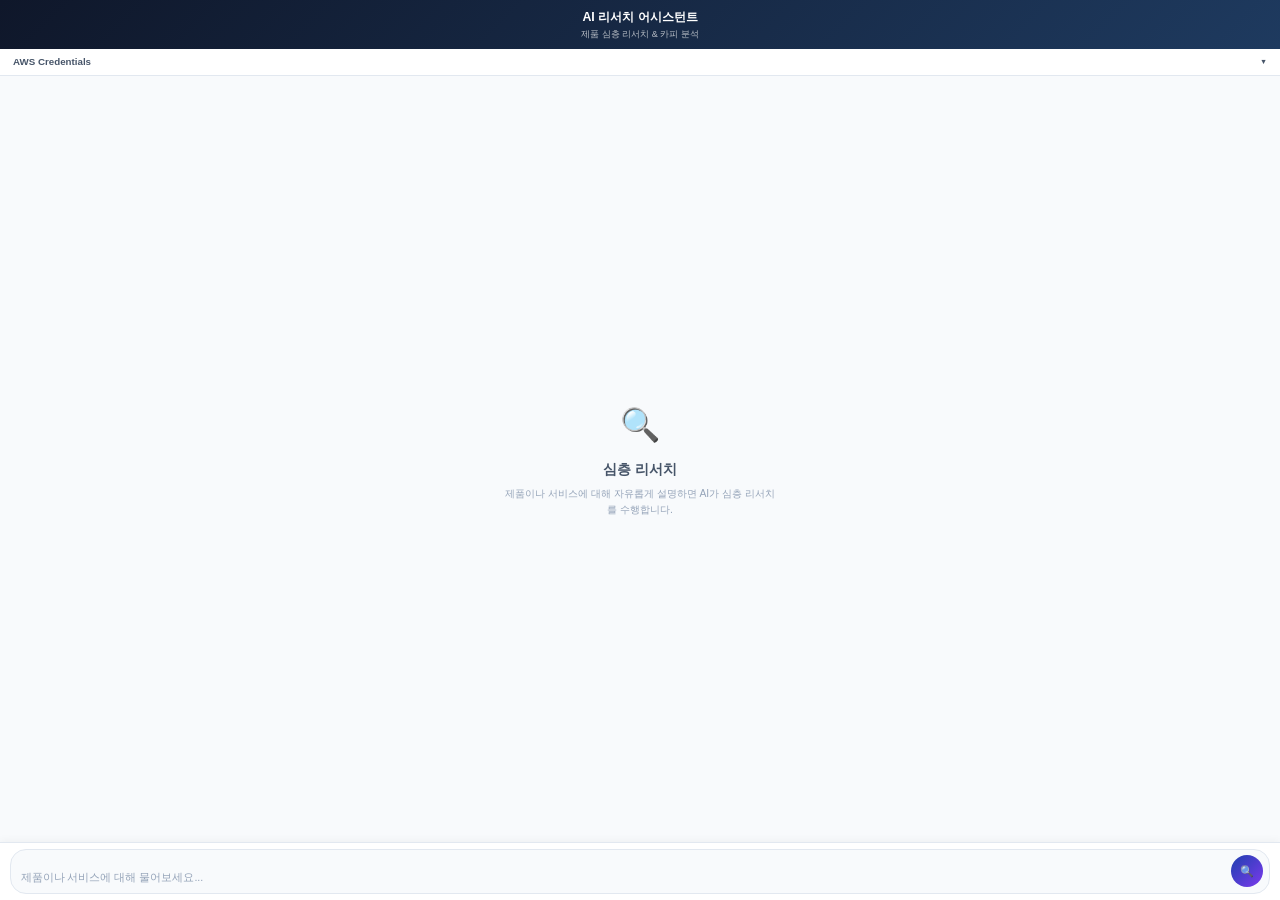
<file: chrome-extension/sidepanel.html>
<!DOCTYPE html>
<html lang="ko">
<head>
  <meta charset="UTF-8">
  <meta name="viewport" content="width=device-width, initial-scale=1.0">
  <title>AI Research Assistant</title>
  <link rel="stylesheet" href="css/styles.css">
</head>
<body>
  <!-- Header -->
  <div class="header">
    <h1>AI 리서치 어시스턴트</h1>
    <p>제품 심층 리서치 &amp; 카피 분석</p>
  </div>

  <!-- AWS Credentials (collapsible) -->
  <div class="cred-section">
    <div class="cred-toggle" id="credToggle">
      AWS Credentials <span class="cred-status" id="credStatus"></span>
    </div>
    <div class="cred-body" id="credBody">
      <div class="row" style="margin-bottom:0.4rem;">
        <div class="field">
          <label>Access Key ID</label>
          <input type="text" id="aws_access_key" placeholder="AKIA..." autocomplete="off">
        </div>
        <div class="field">
          <label>Secret Access Key</label>
          <input type="password" id="aws_secret_key" placeholder="secret key" autocomplete="off">
        </div>
      </div>
      <div class="field" style="margin-bottom:0.4rem;">
        <label>Region</label>
        <select id="aws_region">
          <option value="us-east-1" selected>us-east-1 (N. Virginia)</option>
          <option value="us-west-2">us-west-2 (Oregon)</option>
          <option value="eu-west-1">eu-west-1 (Ireland)</option>
          <option value="ap-northeast-1">ap-northeast-1 (Tokyo)</option>
        </select>
      </div>
      <div class="cred-actions">
        <button class="btn-save" id="credSaveBtn">저장</button>
        <button id="credClearBtn">초기화</button>
      </div>
    </div>
  </div>

  <!-- Chat Messages Area -->
  <div class="chat-container" id="chatContainer">
    <div class="chat-welcome">
      <div class="welcome-icon">&#128269;</div>
      <h2>심층 리서치</h2>
      <p>제품이나 서비스에 대해 자유롭게 설명하면 AI가 심층 리서치를 수행합니다.</p>
    </div>
  </div>

  <!-- Bottom Fixed Search Bar -->
  <div class="input-area">
    <form id="researchForm">
      <div class="search-bar">
        <textarea id="queryInput" rows="1" placeholder="제품이나 서비스에 대해 물어보세요..." required></textarea>
        <button type="submit" class="search-btn" id="submitBtn" title="리서치 시작">
          <span class="search-icon">&#128269;</span>
        </button>
      </div>
    </form>
  </div>

  <!-- Scripts -->
  <script src="js/storage.js"></script>
  <script src="js/api.js"></script>
  <script src="js/chat.js"></script>
  <script src="js/app.js"></script>
</body>
</html>
</file>
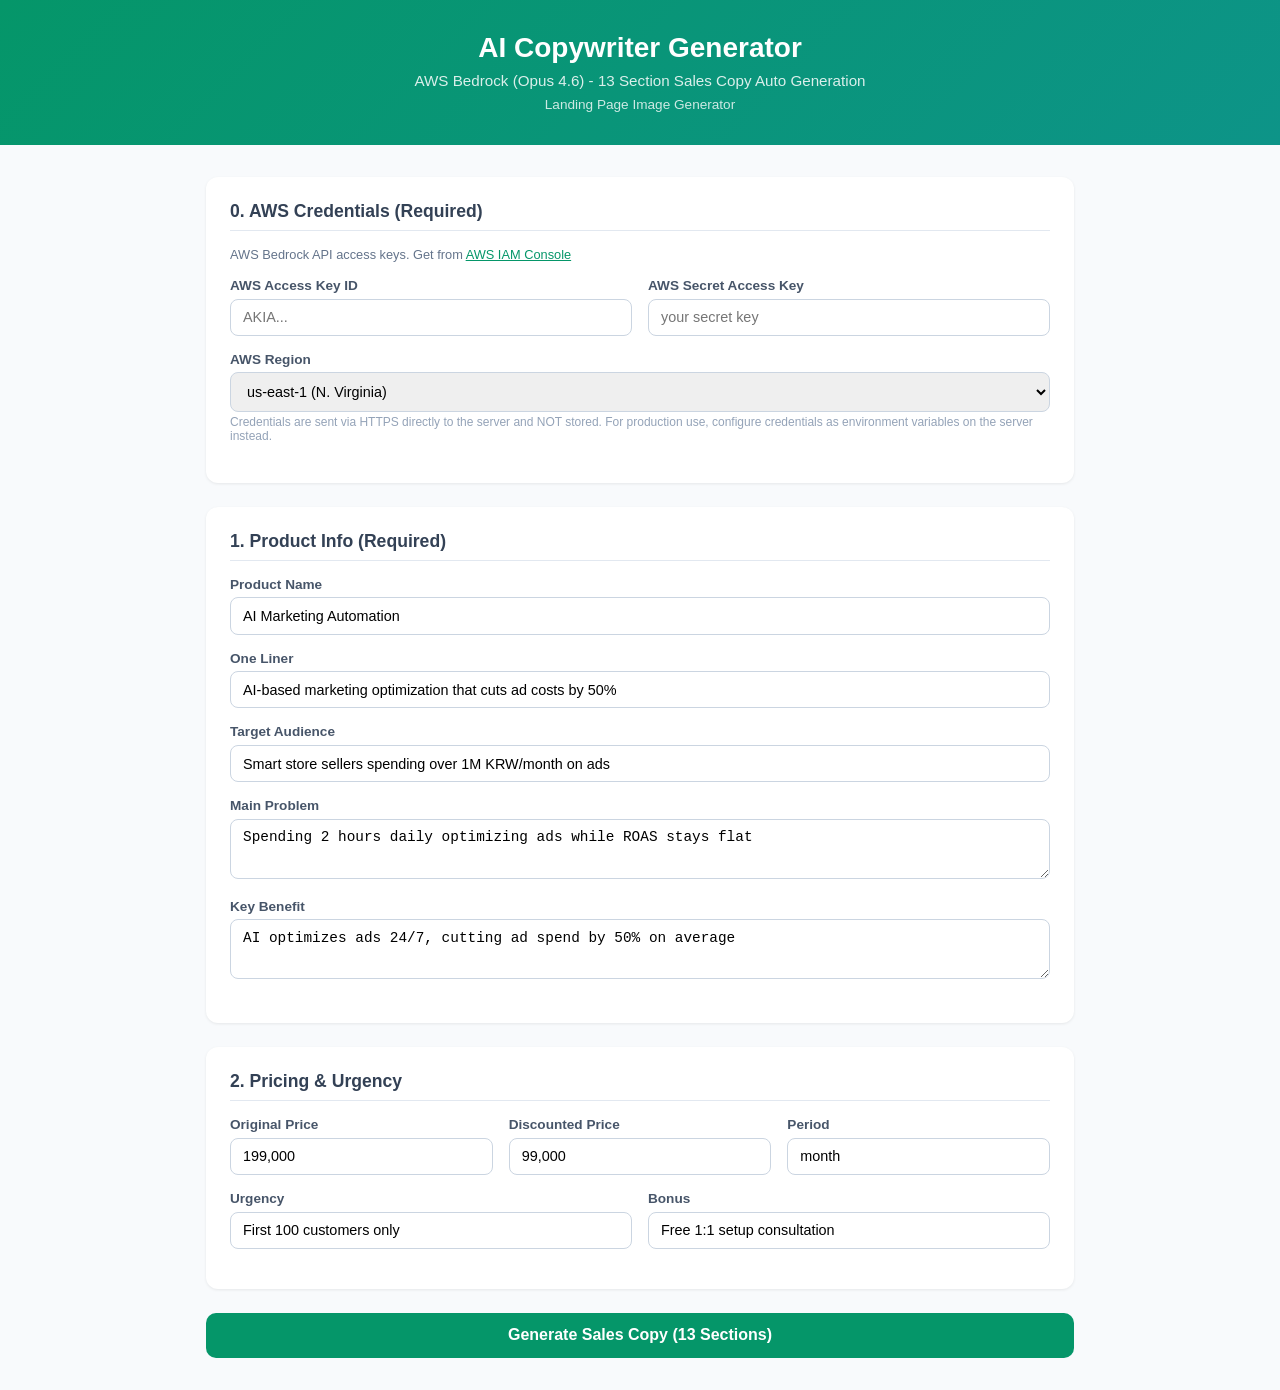
<file: frontend/copy.html>
<!DOCTYPE html>
<html lang="ko">
<head>
  <meta charset="UTF-8">
  <meta name="viewport" content="width=device-width, initial-scale=1.0">
  <title>AI Copywriter Generator</title>
  <style>
    * { margin: 0; padding: 0; box-sizing: border-box; }
    body { font-family: -apple-system, 'Pretendard', sans-serif; background: #f8fafc; color: #1e293b; min-height: 100vh; }

    .header { background: linear-gradient(135deg, #059669, #0d9488); color: #fff; padding: 2rem; text-align: center; }
    .header h1 { font-size: 1.75rem; margin-bottom: 0.5rem; }
    .header p { opacity: 0.85; font-size: 0.95rem; }

    .container { max-width: 900px; margin: 2rem auto; padding: 0 1rem; }

    .card { background: #fff; border-radius: 12px; box-shadow: 0 1px 3px rgba(0,0,0,0.08); padding: 1.5rem; margin-bottom: 1.5rem; }
    .card h2 { font-size: 1.1rem; margin-bottom: 1rem; color: #334155; border-bottom: 1px solid #e2e8f0; padding-bottom: 0.5rem; }

    .field { margin-bottom: 1rem; }
    .field label { display: block; font-size: 0.85rem; font-weight: 600; color: #475569; margin-bottom: 0.35rem; }
    .field input, .field textarea, .field select {
      width: 100%; padding: 0.6rem 0.75rem; border: 1px solid #cbd5e1; border-radius: 8px;
      font-size: 0.9rem; transition: border-color 0.2s;
    }
    .field input:focus, .field textarea:focus, .field select:focus { outline: none; border-color: #059669; box-shadow: 0 0 0 3px rgba(5,150,105,0.1); }
    .field textarea { resize: vertical; min-height: 60px; }
    .field .hint { font-size: 0.75rem; color: #94a3b8; margin-top: 0.2rem; }

    .row { display: grid; grid-template-columns: 1fr 1fr; gap: 1rem; }
    .row-3 { display: grid; grid-template-columns: 1fr 1fr 1fr; gap: 1rem; }

    .btn {
      display: inline-flex; align-items: center; justify-content: center; gap: 0.5rem;
      width: 100%; padding: 0.85rem; border: none; border-radius: 10px; cursor: pointer;
      font-size: 1rem; font-weight: 600; transition: all 0.2s;
    }
    .btn-primary { background: #059669; color: #fff; }
    .btn-primary:hover { background: #047857; }
    .btn-primary:disabled { background: #94a3b8; cursor: not-allowed; }

    .progress { display: none; margin: 1.5rem 0; }
    .progress.show { display: block; }
    .progress-bar { height: 6px; background: #e2e8f0; border-radius: 3px; overflow: hidden; }
    .progress-fill { height: 100%; background: linear-gradient(90deg, #059669, #0d9488); border-radius: 3px; transition: width 0.5s; width: 0%; }
    .progress-text { text-align: center; margin-top: 0.5rem; font-size: 0.85rem; color: #64748b; }

    .error { background: #fef2f2; border: 1px solid #fecaca; color: #991b1b; padding: 1rem; border-radius: 8px; display: none; margin-bottom: 1rem; }
    .error.show { display: block; }

    .result { display: none; }
    .result.show { display: block; }

    .nav-link { display: inline-block; margin-top: 0.5rem; color: #059669; font-size: 0.85rem; text-decoration: none; }
    .nav-link:hover { text-decoration: underline; }

    /* Copy Output Styles */
    .section-output { margin-bottom: 1.5rem; border: 1px solid #e2e8f0; border-radius: 10px; overflow: hidden; }
    .section-header {
      background: #f1f5f9; padding: 0.75rem 1rem; cursor: pointer; display: flex;
      align-items: center; justify-content: space-between; user-select: none;
    }
    .section-header:hover { background: #e2e8f0; }
    .section-header h3 { font-size: 0.95rem; color: #334155; }
    .section-header .badge { font-size: 0.7rem; background: #059669; color: #fff; padding: 0.2rem 0.5rem; border-radius: 10px; }
    .section-body { padding: 1rem; display: none; }
    .section-body.open { display: block; }

    .copy-field { margin-bottom: 0.75rem; }
    .copy-field .label { font-size: 0.75rem; font-weight: 600; color: #059669; text-transform: uppercase; margin-bottom: 0.25rem; }
    .copy-field .value { font-size: 0.9rem; color: #1e293b; line-height: 1.6; white-space: pre-wrap; }
    .copy-field .value-list { list-style: none; padding: 0; }
    .copy-field .value-list li { padding: 0.3rem 0; border-bottom: 1px solid #f1f5f9; font-size: 0.9rem; }
    .copy-field .value-list li:last-child { border-bottom: none; }

    .headline-option {
      background: #f8fafc; padding: 0.5rem 0.75rem; border-radius: 6px; margin-bottom: 0.4rem;
      border-left: 3px solid #059669; font-size: 0.9rem; font-weight: 500;
    }

    .testimonial-card {
      background: #f8fafc; padding: 0.75rem; border-radius: 8px; margin-bottom: 0.5rem;
    }
    .testimonial-card .quote { font-style: italic; color: #475569; margin-bottom: 0.3rem; }
    .testimonial-card .meta { font-size: 0.8rem; color: #94a3b8; }

    .step-card {
      display: flex; gap: 0.75rem; align-items: flex-start; padding: 0.5rem 0;
      border-bottom: 1px solid #f1f5f9;
    }
    .step-num {
      width: 28px; height: 28px; border-radius: 50%; background: #059669; color: #fff;
      display: flex; align-items: center; justify-content: center; font-size: 0.8rem;
      font-weight: 700; flex-shrink: 0;
    }

    .comparison-grid { display: grid; grid-template-columns: 1fr 1fr; gap: 1rem; }
    .comparison-col h4 { font-size: 0.85rem; margin-bottom: 0.5rem; }
    .comparison-col.without h4 { color: #dc2626; }
    .comparison-col.with h4 { color: #059669; }
    .comparison-col li { font-size: 0.85rem; margin-bottom: 0.3rem; }

    .copy-all-btn {
      background: #f1f5f9; color: #334155; border: 1px solid #e2e8f0; padding: 0.5rem 1rem;
      border-radius: 8px; cursor: pointer; font-size: 0.85rem; font-weight: 600;
    }
    .copy-all-btn:hover { background: #e2e8f0; }

    .tab-bar { display: flex; gap: 0.5rem; margin-bottom: 1rem; }
    .tab {
      padding: 0.5rem 1rem; border-radius: 8px; border: 1px solid #e2e8f0;
      cursor: pointer; font-size: 0.85rem; font-weight: 600; background: #fff;
    }
    .tab.active { background: #059669; color: #fff; border-color: #059669; }

    @media (max-width: 640px) { .row, .row-3, .comparison-grid { grid-template-columns: 1fr; } }
  </style>
</head>
<body>
  <div class="header">
    <h1>AI Copywriter Generator</h1>
    <p>AWS Bedrock (Opus 4.6) - 13 Section Sales Copy Auto Generation</p>
    <a href="index.html" class="nav-link" style="color:#fff;opacity:0.8;">Landing Page Image Generator</a>
  </div>

  <div class="container">
    <form id="form">
      <!-- AWS Credentials -->
      <div class="card">
        <h2>0. AWS Credentials (Required)</h2>
        <p style="font-size:0.8rem;color:#64748b;margin-bottom:1rem;">AWS Bedrock API access keys. Get from <a href="https://console.aws.amazon.com/iam/" target="_blank" style="color:#059669;">AWS IAM Console</a></p>
        <div class="row">
          <div class="field">
            <label>AWS Access Key ID</label>
            <input type="password" id="aws_access_key" placeholder="AKIA..." required autocomplete="off">
          </div>
          <div class="field">
            <label>AWS Secret Access Key</label>
            <input type="password" id="aws_secret_key" placeholder="your secret key" required autocomplete="off">
          </div>
        </div>
        <div class="field">
          <label>AWS Region</label>
          <select id="aws_region">
            <option value="us-east-1" selected>us-east-1 (N. Virginia)</option>
            <option value="us-west-2">us-west-2 (Oregon)</option>
            <option value="eu-west-1">eu-west-1 (Ireland)</option>
            <option value="ap-northeast-1">ap-northeast-1 (Tokyo)</option>
          </select>
          <div class="hint">Credentials are sent via HTTPS directly to the server and NOT stored. For production use, configure credentials as environment variables on the server instead.</div>
        </div>
      </div>

      <!-- Product Info -->
      <div class="card">
        <h2>1. Product Info (Required)</h2>
        <div class="field">
          <label>Product Name</label>
          <input type="text" id="product_name" value="AI Marketing Automation" required>
        </div>
        <div class="field">
          <label>One Liner</label>
          <input type="text" id="one_liner" value="AI-based marketing optimization that cuts ad costs by 50%" required>
        </div>
        <div class="field">
          <label>Target Audience</label>
          <input type="text" id="target_audience" value="Smart store sellers spending over 1M KRW/month on ads" required>
        </div>
        <div class="field">
          <label>Main Problem</label>
          <textarea id="main_problem" required>Spending 2 hours daily optimizing ads while ROAS stays flat</textarea>
        </div>
        <div class="field">
          <label>Key Benefit</label>
          <textarea id="key_benefit" required>AI optimizes ads 24/7, cutting ad spend by 50% on average</textarea>
        </div>
      </div>

      <!-- Pricing & Urgency -->
      <div class="card">
        <h2>2. Pricing & Urgency</h2>
        <div class="row-3">
          <div class="field">
            <label>Original Price</label>
            <input type="text" id="price_original" value="199,000">
          </div>
          <div class="field">
            <label>Discounted Price</label>
            <input type="text" id="price_discounted" value="99,000">
          </div>
          <div class="field">
            <label>Period</label>
            <input type="text" id="price_period" value="month">
          </div>
        </div>
        <div class="row">
          <div class="field">
            <label>Urgency</label>
            <input type="text" id="urgency_value" value="First 100 customers only">
          </div>
          <div class="field">
            <label>Bonus</label>
            <input type="text" id="urgency_bonus" value="Free 1:1 setup consultation">
          </div>
        </div>
      </div>

      <button type="submit" class="btn btn-primary" id="submitBtn">
        Generate Sales Copy (13 Sections)
      </button>
    </form>

    <!-- Progress -->
    <div class="progress" id="progress">
      <div class="card">
        <div class="progress-bar"><div class="progress-fill" id="progressFill"></div></div>
        <p class="progress-text" id="progressText">Analyzing...</p>
      </div>
    </div>

    <!-- Error -->
    <div class="error" id="error"></div>

    <!-- Result -->
    <div class="result" id="result">
      <div class="card">
        <div style="display:flex;justify-content:space-between;align-items:center;margin-bottom:1rem;">
          <h2 style="border:none;margin:0;padding:0;">Generated Copy</h2>
          <div style="display:flex;gap:0.5rem;">
            <button class="copy-all-btn" id="copyJsonBtn">Copy JSON</button>
            <button class="copy-all-btn" id="copyTextBtn">Copy Text</button>
            <button class="copy-all-btn" id="resetBtn">Generate New</button>
          </div>
        </div>

        <!-- Tab bar -->
        <div class="tab-bar">
          <div class="tab active" data-tab="copy">Copy (13 Sections)</div>
          <div class="tab" data-tab="research">Research Analysis</div>
        </div>

        <!-- Copy tab -->
        <div id="copyTab"></div>

        <!-- Research tab -->
        <div id="researchTab" style="display:none;"></div>
      </div>
    </div>
  </div>

  <script>
    const API_BASE = 'https://sgtlim0--landing-page-generator-generate-copy.modal.run';

    function escapeHtml(str) {
      if (str === undefined || str === null) return '';
      return String(str)
        .replace(/&/g, '&amp;')
        .replace(/</g, '&lt;')
        .replace(/>/g, '&gt;')
        .replace(/"/g, '&quot;')
        .replace(/'/g, '&#039;');
    }

    const SECTION_NAMES = {
      section_01_hero: { num: '01', name: 'Hero', desc: 'Urgency Header' },
      section_02_pain: { num: '02', name: 'Pain', desc: 'Empathy' },
      section_03_problem: { num: '03', name: 'Problem', desc: 'Root Cause' },
      section_04_story: { num: '04', name: 'Story', desc: 'Before/After' },
      section_05_solution: { num: '05', name: 'Solution', desc: 'Product Intro' },
      section_06_how_it_works: { num: '06', name: 'How It Works', desc: 'Process' },
      section_07_social_proof: { num: '07', name: 'Social Proof', desc: 'Testimonials' },
      section_08_authority: { num: '08', name: 'Authority', desc: 'Credibility' },
      section_09_benefits: { num: '09', name: 'Benefits', desc: 'Value Stack' },
      section_10_risk_removal: { num: '10', name: 'Risk Removal', desc: 'Guarantees' },
      section_11_comparison: { num: '11', name: 'Comparison', desc: 'With vs Without' },
      section_12_target_filter: { num: '12', name: 'Target Filter', desc: 'Ideal Customer' },
      section_13_final_cta: { num: '13', name: 'Final CTA', desc: 'Call to Action' },
    };

    // Tab switching
    document.querySelectorAll('.tab').forEach(tab => {
      tab.addEventListener('click', () => {
        document.querySelectorAll('.tab').forEach(t => t.classList.remove('active'));
        tab.classList.add('active');
        const target = tab.dataset.tab;
        document.getElementById('copyTab').style.display = target === 'copy' ? 'block' : 'none';
        document.getElementById('researchTab').style.display = target === 'research' ? 'block' : 'none';
      });
    });

    function buildPayload() {
      return {
        aws_credentials: {
          aws_access_key_id: document.getElementById('aws_access_key').value.trim(),
          aws_secret_access_key: document.getElementById('aws_secret_key').value.trim(),
          aws_region: document.getElementById('aws_region').value,
        },
        brief: {
          product_name: document.getElementById('product_name').value,
          one_liner: document.getElementById('one_liner').value,
          target_audience: document.getElementById('target_audience').value,
          main_problem: document.getElementById('main_problem').value,
          key_benefit: document.getElementById('key_benefit').value,
          price: {
            original: document.getElementById('price_original').value,
            discounted: document.getElementById('price_discounted').value,
            period: document.getElementById('price_period').value,
          },
          urgency: {
            type: 'quantity',
            value: document.getElementById('urgency_value').value,
            bonus: document.getElementById('urgency_bonus').value,
          },
        },
      };
    }

    function renderCopyField(label, value) {
      if (value === undefined || value === null) return '';
      if (Array.isArray(value)) {
        return `<div class="copy-field"><div class="label">${escapeHtml(label)}</div><ul class="value-list">${value.map(v => `<li>${escapeHtml(typeof v === 'object' ? JSON.stringify(v) : v)}</li>`).join('')}</ul></div>`;
      }
      return `<div class="copy-field"><div class="label">${escapeHtml(label)}</div><div class="value">${escapeHtml(value)}</div></div>`;
    }

    function renderSection(key, data) {
      const info = SECTION_NAMES[key] || { num: '??', name: key, desc: '' };
      let bodyHtml = '';

      if (key === 'section_01_hero') {
        bodyHtml += '<div class="copy-field"><div class="label">Headlines (Options)</div>';
        (data.headline_options || []).forEach((h, i) => {
          bodyHtml += `<div class="headline-option">${i + 1}. ${escapeHtml(h)}</div>`;
        });
        bodyHtml += '</div>';
        bodyHtml += renderCopyField('Subheadline', data.subheadline);
        bodyHtml += renderCopyField('Urgency Badge', data.urgency_badge);
        bodyHtml += renderCopyField('CTA Text', data.cta_text);
      } else if (key === 'section_02_pain') {
        bodyHtml += renderCopyField('Intro', data.intro);
        bodyHtml += renderCopyField('Pain Points', data.pain_points);
        bodyHtml += renderCopyField('Emotional Hook', data.emotional_hook);
      } else if (key === 'section_03_problem') {
        bodyHtml += renderCopyField('Hook', data.hook);
        bodyHtml += renderCopyField('Reasons', data.reasons);
        bodyHtml += renderCopyField('Reframe', data.reframe);
      } else if (key === 'section_04_story') {
        bodyHtml += renderCopyField('Before', data.before);
        bodyHtml += renderCopyField('Turning Point', data.turning_point);
        bodyHtml += renderCopyField('After', data.after);
        bodyHtml += renderCopyField('Proof', data.proof);
      } else if (key === 'section_05_solution') {
        bodyHtml += renderCopyField('Intro', data.intro);
        bodyHtml += renderCopyField('Product Name', data.product_name);
        bodyHtml += renderCopyField('One Liner', data.one_liner);
        bodyHtml += renderCopyField('Target Fit', data.target_fit);
      } else if (key === 'section_06_how_it_works') {
        bodyHtml += renderCopyField('Headline', data.headline);
        bodyHtml += '<div class="copy-field"><div class="label">Steps</div>';
        (data.steps || []).forEach(s => {
          bodyHtml += `<div class="step-card"><div class="step-num">${escapeHtml(s.number)}</div><div><strong>${escapeHtml(s.title)}</strong><br><span style="font-size:0.85rem;color:#64748b">${escapeHtml(s.description)}</span>${s.result ? `<br><span style="font-size:0.8rem;color:#059669">Result: ${escapeHtml(s.result)}</span>` : ''}</div></div>`;
        });
        bodyHtml += '</div>';
      } else if (key === 'section_07_social_proof') {
        bodyHtml += renderCopyField('Headline', data.headline);
        if (data.stats) {
          bodyHtml += '<div class="copy-field"><div class="label">Stats</div>';
          (data.stats || []).forEach(s => {
            bodyHtml += `<span style="display:inline-block;background:#f1f5f9;padding:0.4rem 0.75rem;border-radius:6px;margin:0.2rem;font-weight:700;color:#059669;">${escapeHtml(s.number)}</span><span style="font-size:0.8rem;color:#94a3b8;margin-right:1rem;">${escapeHtml(s.label)}</span>`;
          });
          bodyHtml += '</div>';
        }
        bodyHtml += '<div class="copy-field"><div class="label">Testimonials</div>';
        (data.testimonials || []).forEach(t => {
          bodyHtml += `<div class="testimonial-card"><div class="quote">"${escapeHtml(t.quote)}"</div><div class="meta">${escapeHtml(t.name)} - ${escapeHtml(t.role)} ${t.result ? `| ${escapeHtml(t.result)}` : ''} ${'&#11088;'.repeat(t.rating || 5)}</div></div>`;
        });
        bodyHtml += '</div>';
      } else if (key === 'section_08_authority') {
        bodyHtml += renderCopyField('Intro', data.intro);
        bodyHtml += renderCopyField('Bio', data.bio);
        bodyHtml += renderCopyField('Credentials', data.credentials);
        bodyHtml += renderCopyField('Message', data.message);
      } else if (key === 'section_09_benefits') {
        bodyHtml += renderCopyField('Headline', data.headline);
        bodyHtml += renderCopyField('Main Benefits', data.main_benefits);
        if (data.bonus_items) {
          bodyHtml += '<div class="copy-field"><div class="label">Bonus Items</div>';
          (data.bonus_items || []).forEach(b => {
            bodyHtml += `<div style="padding:0.3rem 0;font-size:0.9rem;"><strong>${escapeHtml(b.name)}</strong> <span style="color:#059669;">(${escapeHtml(b.value)})</span></div>`;
          });
          bodyHtml += '</div>';
        }
        bodyHtml += renderCopyField('Total Value', data.total_value);
      } else if (key === 'section_10_risk_removal') {
        bodyHtml += renderCopyField('Guarantee', data.guarantee);
        if (data.faq) {
          bodyHtml += '<div class="copy-field"><div class="label">FAQ</div>';
          (data.faq || []).forEach(f => {
            bodyHtml += `<div style="margin-bottom:0.5rem;"><strong style="color:#334155;">Q: ${escapeHtml(f.question)}</strong><br><span style="font-size:0.85rem;color:#64748b;">A: ${escapeHtml(f.answer)}</span></div>`;
          });
          bodyHtml += '</div>';
        }
        bodyHtml += renderCopyField('Support', data.support);
      } else if (key === 'section_11_comparison') {
        bodyHtml += `<div class="comparison-grid">
          <div class="comparison-col without"><h4>Without</h4><ul>${(data.without || []).map(w => `<li>${escapeHtml(w)}</li>`).join('')}</ul></div>
          <div class="comparison-col with"><h4>With</h4><ul>${(data.with || []).map(w => `<li>${escapeHtml(w)}</li>`).join('')}</ul></div>
        </div>`;
        bodyHtml += renderCopyField('Question', data.question);
      } else if (key === 'section_12_target_filter') {
        bodyHtml += `<div class="comparison-grid">
          <div class="comparison-col with"><h4>Recommended</h4><ul>${(data.recommended || []).map(r => `<li>${escapeHtml(r)}</li>`).join('')}</ul></div>
          <div class="comparison-col without"><h4>Not Recommended</h4><ul>${(data.not_recommended || []).map(r => `<li>${escapeHtml(r)}</li>`).join('')}</ul></div>
        </div>`;
      } else if (key === 'section_13_final_cta') {
        bodyHtml += renderCopyField('Headline', data.headline);
        bodyHtml += renderCopyField('Urgency', data.urgency);
        bodyHtml += renderCopyField('Price Display', data.price_display);
        bodyHtml += renderCopyField('CTA Button', data.cta_button);
        bodyHtml += renderCopyField('Closing', data.closing);
      } else {
        bodyHtml += `<pre style="font-size:0.8rem;overflow-x:auto;">${JSON.stringify(data, null, 2)}</pre>`;
      }

      return `<div class="section-output">
        <div class="section-header" onclick="this.nextElementSibling.classList.toggle('open')">
          <h3>${info.num}. ${info.name} <span style="font-weight:400;color:#94a3b8;">- ${info.desc}</span></h3>
          <span class="badge">Section ${info.num}</span>
        </div>
        <div class="section-body">${bodyHtml}</div>
      </div>`;
    }

    function renderResearch(research) {
      let html = '';

      if (research.pain_points) {
        html += '<div class="section-output"><div class="section-header" onclick="this.nextElementSibling.classList.toggle(\'open\')"><h3>Pain Points Analysis</h3></div><div class="section-body open">';
        research.pain_points.forEach(p => {
          html += `<div style="margin-bottom:0.75rem;padding:0.5rem;background:#fef2f2;border-radius:6px;border-left:3px solid #ef4444;"><strong>${escapeHtml(p.category)}</strong>: ${escapeHtml(p.pain)}<br><span style="font-size:0.85rem;color:#64748b;">${escapeHtml(p.emotional_hook)}</span></div>`;
        });
        html += '</div></div>';
      }

      if (research.failure_reasons) {
        html += '<div class="section-output"><div class="section-header" onclick="this.nextElementSibling.classList.toggle(\'open\')"><h3>Failure Reasons</h3></div><div class="section-body open">';
        research.failure_reasons.forEach(f => {
          html += `<div style="margin-bottom:0.75rem;"><strong>${escapeHtml(f.reason)}</strong><br><span style="font-size:0.85rem;color:#64748b;">${escapeHtml(f.explanation)}</span><br><span style="font-size:0.85rem;color:#059669;">Reframe: ${escapeHtml(f.reframe)}</span></div>`;
        });
        html += '</div></div>';
      }

      if (research.after_image) {
        const a = research.after_image;
        html += '<div class="section-output"><div class="section-header" onclick="this.nextElementSibling.classList.toggle(\'open\')"><h3>After Image (Transformation)</h3></div><div class="section-body open">';
        html += renderCopyField('Concrete Result', a.concrete_result);
        html += renderCopyField('Emotional Freedom', a.emotional_freedom);
        html += renderCopyField('Time Saved', a.time_saved);
        html += renderCopyField('Lifestyle Change', a.lifestyle_change);
        html += '</div></div>';
      }

      if (research.objections) {
        html += '<div class="section-output"><div class="section-header" onclick="this.nextElementSibling.classList.toggle(\'open\')"><h3>Objections & Counters</h3></div><div class="section-body">';
        research.objections.forEach(o => {
          html += `<div style="margin-bottom:0.5rem;"><strong style="color:#dc2626;">Q:</strong> ${escapeHtml(o.objection)}<br><strong style="color:#059669;">A:</strong> ${escapeHtml(o.counter)}</div>`;
        });
        html += '</div></div>';
      }

      if (research.differentiators) {
        html += '<div class="section-output"><div class="section-header" onclick="this.nextElementSibling.classList.toggle(\'open\')"><h3>Differentiators</h3></div><div class="section-body">';
        research.differentiators.forEach(d => {
          html += `<div style="margin-bottom:0.5rem;"><strong>${escapeHtml(d.point)}</strong><br><span style="font-size:0.85rem;color:#64748b;">${escapeHtml(d.explanation)}</span></div>`;
        });
        html += '</div></div>';
      }

      return html;
    }

    let lastResult = null;

    document.getElementById('form').addEventListener('submit', async (e) => {
      e.preventDefault();

      const btn = document.getElementById('submitBtn');
      const progress = document.getElementById('progress');
      const error = document.getElementById('error');
      const result = document.getElementById('result');

      btn.disabled = true;
      btn.textContent = 'Generating...';
      progress.classList.add('show');
      error.classList.remove('show');
      result.classList.remove('show');

      let pct = 0;
      const steps = ['Analyzing product info...', 'Running research analysis...', 'Generating 13-section copy...', 'Finalizing...'];
      let stepIdx = 0;
      const progressInterval = setInterval(() => {
        pct = Math.min(pct + (Math.random() * 5 + 2), 95);
        document.getElementById('progressFill').style.width = pct + '%';
        if (pct > 25 && stepIdx < 1) stepIdx = 1;
        if (pct > 50 && stepIdx < 2) stepIdx = 2;
        if (pct > 85 && stepIdx < 3) stepIdx = 3;
        document.getElementById('progressText').textContent = `${steps[stepIdx]} (${Math.round(pct)}%)`;
      }, 2000);

      try {
        const payload = buildPayload();
        const resp = await fetch(API_BASE, {
          method: 'POST',
          headers: { 'Content-Type': 'application/json' },
          body: JSON.stringify(payload),
        });

        clearInterval(progressInterval);

        if (!resp.ok) {
          const text = await resp.text();
          throw new Error(`API Error ${resp.status}: ${text}`);
        }

        const data = await resp.json();
        if (data.error) throw new Error(data.error);

        lastResult = data;

        document.getElementById('progressFill').style.width = '100%';
        document.getElementById('progressText').textContent = 'Complete!';

        setTimeout(() => {
          progress.classList.remove('show');
          result.classList.add('show');

          // Render copy sections
          const copyTab = document.getElementById('copyTab');
          let copyHtml = '';
          const copyData = data.copy || {};
          Object.keys(SECTION_NAMES).forEach(key => {
            if (copyData[key]) {
              copyHtml += renderSection(key, copyData[key]);
            }
          });
          copyTab.innerHTML = copyHtml || '<p style="color:#94a3b8;">No copy data returned.</p>';

          // Auto-open first section
          const firstBody = copyTab.querySelector('.section-body');
          if (firstBody) firstBody.classList.add('open');

          // Render research
          const researchTab = document.getElementById('researchTab');
          researchTab.innerHTML = data.research ? renderResearch(data.research) : '<p style="color:#94a3b8;">No research data.</p>';
        }, 500);
      } catch (err) {
        clearInterval(progressInterval);
        progress.classList.remove('show');
        error.classList.add('show');
        error.textContent = err.message;
      } finally {
        btn.disabled = false;
        btn.textContent = 'Generate Sales Copy (13 Sections)';
      }
    });

    // Copy JSON
    document.getElementById('copyJsonBtn')?.addEventListener('click', () => {
      if (lastResult) {
        navigator.clipboard.writeText(JSON.stringify(lastResult, null, 2));
        document.getElementById('copyJsonBtn').textContent = 'Copied!';
        setTimeout(() => { document.getElementById('copyJsonBtn').textContent = 'Copy JSON'; }, 1500);
      }
    });

    // Copy Text
    document.getElementById('copyTextBtn')?.addEventListener('click', () => {
      if (!lastResult?.copy) return;
      let text = '';
      const copy = lastResult.copy;
      Object.keys(SECTION_NAMES).forEach(key => {
        const info = SECTION_NAMES[key];
        if (!copy[key]) return;
        text += `\n${'='.repeat(40)}\n${info.num}. ${info.name} (${info.desc})\n${'='.repeat(40)}\n`;
        const section = copy[key];
        Object.entries(section).forEach(([k, v]) => {
          if (Array.isArray(v)) {
            text += `\n[${k}]\n`;
            v.forEach((item, i) => {
              text += typeof item === 'object' ? `  ${i + 1}. ${JSON.stringify(item)}\n` : `  ${i + 1}. ${item}\n`;
            });
          } else if (typeof v === 'object' && v !== null) {
            text += `\n[${k}]\n${JSON.stringify(v, null, 2)}\n`;
          } else {
            text += `\n[${k}]\n${v}\n`;
          }
        });
      });
      navigator.clipboard.writeText(text);
      document.getElementById('copyTextBtn').textContent = 'Copied!';
      setTimeout(() => { document.getElementById('copyTextBtn').textContent = 'Copy Text'; }, 1500);
    });

    // Reset
    document.getElementById('resetBtn')?.addEventListener('click', () => {
      document.getElementById('result').classList.remove('show');
      window.scrollTo({ top: 0, behavior: 'smooth' });
    });
  </script>
</body>
</html>
</file>
<file: chrome-extension/css/styles.css>
/* ===== Base ===== */
* { margin: 0; padding: 0; box-sizing: border-box; }
html, body {
  width: 100%;
  height: 100%;
  font-family: -apple-system, 'Pretendard', 'Segoe UI', sans-serif;
  background: #f8fafc;
  color: #1e293b;
  font-size: 13px;
  line-height: 1.5;
  display: flex;
  flex-direction: column;
  overflow: hidden;
}

/* ===== Header ===== */
.header {
  background: linear-gradient(135deg, #0f172a, #1e3a5f);
  color: #fff;
  padding: 0.6rem 1rem;
  text-align: center;
  flex-shrink: 0;
}
.header h1 { font-size: 0.95rem; margin-bottom: 0.1rem; }
.header p { opacity: 0.7; font-size: 0.7rem; }

/* ===== Credentials ===== */
.cred-section {
  background: #fff;
  border-bottom: 1px solid #e2e8f0;
  flex-shrink: 0;
}
.cred-toggle {
  display: flex;
  align-items: center;
  justify-content: space-between;
  padding: 0.45rem 1rem;
  cursor: pointer;
  user-select: none;
  font-size: 0.75rem;
  font-weight: 600;
  color: #475569;
}
.cred-toggle::after { content: '\25BC'; font-size: 0.55rem; transition: transform 0.2s; }
.cred-toggle.open::after { transform: rotate(180deg); }
.cred-body {
  display: none;
  padding: 0 1rem 0.6rem;
}
.cred-body.open { display: block; }
.cred-status { font-size: 0.65rem; color: #94a3b8; margin-left: 0.5rem; }
.cred-status.saved { color: #059669; }
.cred-actions { display: flex; gap: 0.5rem; margin-top: 0.4rem; }
.cred-actions button {
  flex: 1;
  padding: 0.35rem;
  border-radius: 6px;
  border: 1px solid #e2e8f0;
  font-size: 0.7rem;
  font-weight: 600;
  cursor: pointer;
  background: #f8fafc;
  color: #334155;
}
.cred-actions button:hover { background: #e2e8f0; }
.cred-actions .btn-save { background: #2563eb; color: #fff; border-color: #2563eb; }
.cred-actions .btn-save:hover { background: #1d4ed8; }

/* ===== Fields ===== */
.field { margin-bottom: 0.4rem; }
.field label {
  display: block;
  font-size: 0.7rem;
  font-weight: 600;
  color: #475569;
  margin-bottom: 0.15rem;
}
.field input, .field textarea, .field select {
  width: 100%;
  padding: 0.4rem 0.55rem;
  border: 1px solid #cbd5e1;
  border-radius: 6px;
  font-size: 0.78rem;
  transition: border-color 0.2s;
  background: #fff;
}
.field input:focus, .field textarea:focus, .field select:focus {
  outline: none;
  border-color: #3b82f6;
  box-shadow: 0 0 0 2px rgba(59,130,246,0.1);
}
.row { display: grid; grid-template-columns: 1fr 1fr; gap: 0.5rem; }

/* ===== Chat Container ===== */
.chat-container {
  flex: 1;
  overflow-y: auto;
  padding: 0.75rem;
  display: flex;
  flex-direction: column;
  gap: 0.75rem;
}

/* Welcome screen */
.chat-welcome {
  display: flex;
  flex-direction: column;
  align-items: center;
  justify-content: center;
  text-align: center;
  padding: 3rem 1rem;
  color: #94a3b8;
  flex: 1;
}
.welcome-icon { font-size: 2.5rem; margin-bottom: 0.75rem; }
.chat-welcome h2 { font-size: 1.1rem; color: #475569; margin-bottom: 0.4rem; }
.chat-welcome p { font-size: 0.8rem; max-width: 280px; }

/* ===== Chat Messages ===== */
.chat-msg {
  display: flex;
  gap: 0.5rem;
  max-width: 100%;
  animation: msgIn 0.3s ease;
}
@keyframes msgIn {
  from { opacity: 0; transform: translateY(8px); }
  to { opacity: 1; transform: translateY(0); }
}
.msg-avatar {
  width: 28px;
  height: 28px;
  border-radius: 50%;
  display: flex;
  align-items: center;
  justify-content: center;
  font-size: 0.9rem;
  flex-shrink: 0;
  background: #e2e8f0;
}
.msg-content {
  flex: 1;
  min-width: 0;
}
.msg-label {
  font-size: 0.7rem;
  font-weight: 700;
  color: #475569;
  margin-bottom: 0.25rem;
}

/* User message */
.user-msg {
  flex-direction: row-reverse;
}
.user-msg .msg-avatar { background: #dbeafe; }
.user-msg .msg-content {
  background: #eff6ff;
  border: 1px solid #bfdbfe;
  border-radius: 12px 12px 2px 12px;
  padding: 0.6rem;
}
.user-msg .msg-label { color: #2563eb; }
.msg-brief {
  display: flex;
  flex-wrap: wrap;
  gap: 0.25rem;
  margin-bottom: 0.25rem;
}
.brief-tag {
  display: inline-block;
  background: #dbeafe;
  color: #1e40af;
  padding: 0.1rem 0.4rem;
  border-radius: 10px;
  font-size: 0.65rem;
  font-weight: 500;
}
.msg-detail {
  font-size: 0.75rem;
  color: #64748b;
}

/* AI message */
.ai-msg .msg-avatar { background: #f0fdf4; }
.ai-msg .msg-content {
  background: #fff;
  border: 1px solid #e2e8f0;
  border-radius: 12px 12px 12px 2px;
  padding: 0.6rem;
}

/* ===== Loading Animation ===== */
.loading-dots {
  display: flex;
  gap: 0.3rem;
  margin: 0.3rem 0;
}
.dot {
  width: 7px;
  height: 7px;
  border-radius: 50%;
  background: #94a3b8;
  animation: dotBounce 1.4s ease-in-out infinite;
}
.dot:nth-child(2) { animation-delay: 0.2s; }
.dot:nth-child(3) { animation-delay: 0.4s; }
@keyframes dotBounce {
  0%, 80%, 100% { opacity: 0.3; transform: scale(0.8); }
  40% { opacity: 1; transform: scale(1.1); }
}
.loading-text {
  font-size: 0.72rem;
  color: #94a3b8;
  margin-top: 0.15rem;
}

/* ===== Research Result Sections ===== */
.result-sections {
  display: flex;
  flex-direction: column;
  gap: 0.4rem;
  margin: 0.35rem 0;
}
.research-section {
  border: 1px solid #e2e8f0;
  border-radius: 8px;
  overflow: hidden;
}
.section-toggle {
  display: flex;
  align-items: center;
  gap: 0.4rem;
  padding: 0.45rem 0.6rem;
  cursor: pointer;
  user-select: none;
  background: #f8fafc;
  transition: background 0.15s;
}
.section-toggle:hover { background: #f1f5f9; }
.toggle-arrow {
  font-size: 0.55rem;
  color: #94a3b8;
  transition: transform 0.2s;
  display: inline-block;
}
.section-toggle.open .toggle-arrow { transform: rotate(90deg); }
.section-title {
  font-size: 0.78rem;
  font-weight: 600;
  color: #334155;
}
.section-body {
  display: none;
  padding: 0.5rem 0.6rem;
  border-top: 1px solid #e2e8f0;
}
.section-body.open { display: block; }

/* Section type accents */
.research-section.pain { border-left: 3px solid #ef4444; }
.research-section.failure { border-left: 3px solid #f59e0b; }
.research-section.after { border-left: 3px solid #10b981; }
.research-section.objection { border-left: 3px solid #6366f1; }
.research-section.diff { border-left: 3px solid #0ea5e9; }
.research-section.framework { border-left: 3px solid #8b5cf6; }

/* Research items */
.research-item {
  margin-bottom: 0.4rem;
  padding: 0.35rem;
  background: #fafafa;
  border-radius: 4px;
  font-size: 0.78rem;
  line-height: 1.5;
}
.research-item:last-child { margin-bottom: 0; }
.item-sub { font-size: 0.72rem; color: #64748b; }
.item-reframe { font-size: 0.72rem; color: #059669; }
.obj-q { color: #dc2626; font-weight: 600; }
.obj-a { color: #059669; font-weight: 600; }

/* Field blocks (After Image, etc.) */
.field-block { margin-bottom: 0.35rem; }
.field-label {
  font-size: 0.65rem;
  font-weight: 600;
  color: #059669;
  text-transform: uppercase;
  margin-bottom: 0.1rem;
}
.field-value {
  font-size: 0.78rem;
  color: #1e293b;
  line-height: 1.5;
}

/* Copy count */
.copy-count {
  font-size: 0.7rem;
  color: #059669;
  font-weight: 600;
  margin: 0.25rem 0;
  padding: 0.25rem 0.5rem;
  background: #f0fdf4;
  border-radius: 4px;
  display: inline-block;
}

/* Result actions */
.result-actions {
  display: flex;
  gap: 0.35rem;
  margin-top: 0.4rem;
}
.action-btn {
  padding: 0.3rem 0.6rem;
  border-radius: 6px;
  border: 1px solid #e2e8f0;
  background: #f8fafc;
  color: #334155;
  font-size: 0.7rem;
  font-weight: 600;
  cursor: pointer;
  transition: all 0.15s;
}
.action-btn:hover { background: #e2e8f0; }
.action-btn.copied { background: #059669; color: #fff; border-color: #059669; }

/* Error message */
.error-msg .msg-content {
  background: #fef2f2;
  border-color: #fecaca;
}
.error-msg .msg-label { color: #dc2626; }
.error-text {
  font-size: 0.78rem;
  color: #991b1b;
  word-break: break-word;
}

.empty-msg { color: #94a3b8; font-size: 0.78rem; }

/* ===== Input Area (Bottom Fixed) ===== */
.input-area {
  flex-shrink: 0;
  background: #fff;
  border-top: 1px solid #e2e8f0;
  padding: 0.5rem 0.75rem;
  box-shadow: 0 -2px 8px rgba(0,0,0,0.04);
}

/* Search bar */
.search-bar {
  display: flex;
  align-items: flex-end;
  gap: 0.4rem;
  background: #f8fafc;
  border: 1.5px solid #e2e8f0;
  border-radius: 16px;
  padding: 0.4rem 0.5rem 0.4rem 0.75rem;
  transition: border-color 0.2s, box-shadow 0.2s;
}
.search-bar:focus-within {
  border-color: #3b82f6;
  box-shadow: 0 0 0 3px rgba(59,130,246,0.12);
  background: #fff;
}
.search-bar textarea {
  flex: 1;
  border: none;
  background: transparent;
  font-size: 0.82rem;
  line-height: 1.45;
  resize: none;
  outline: none;
  padding: 0.15rem 0;
  font-family: inherit;
  color: #1e293b;
  overflow-y: auto;
}
.search-bar textarea::placeholder {
  color: #94a3b8;
}
.search-btn {
  width: 32px;
  height: 32px;
  border: none;
  border-radius: 50%;
  background: linear-gradient(135deg, #1e40af, #7c3aed);
  color: #fff;
  cursor: pointer;
  display: flex;
  align-items: center;
  justify-content: center;
  flex-shrink: 0;
  transition: opacity 0.2s;
}
.search-btn:hover { opacity: 0.85; }
.search-btn:disabled { background: #94a3b8; cursor: not-allowed; }
.search-icon { font-size: 0.85rem; }

/* User message text */
.msg-text {
  font-size: 0.82rem;
  color: #1e293b;
  line-height: 1.5;
  white-space: pre-wrap;
  word-break: break-word;
}

/* ===== Scrollbar ===== */
::-webkit-scrollbar { width: 4px; }
::-webkit-scrollbar-track { background: transparent; }
::-webkit-scrollbar-thumb { background: #cbd5e1; border-radius: 2px; }
::-webkit-scrollbar-thumb:hover { background: #94a3b8; }
</file>
